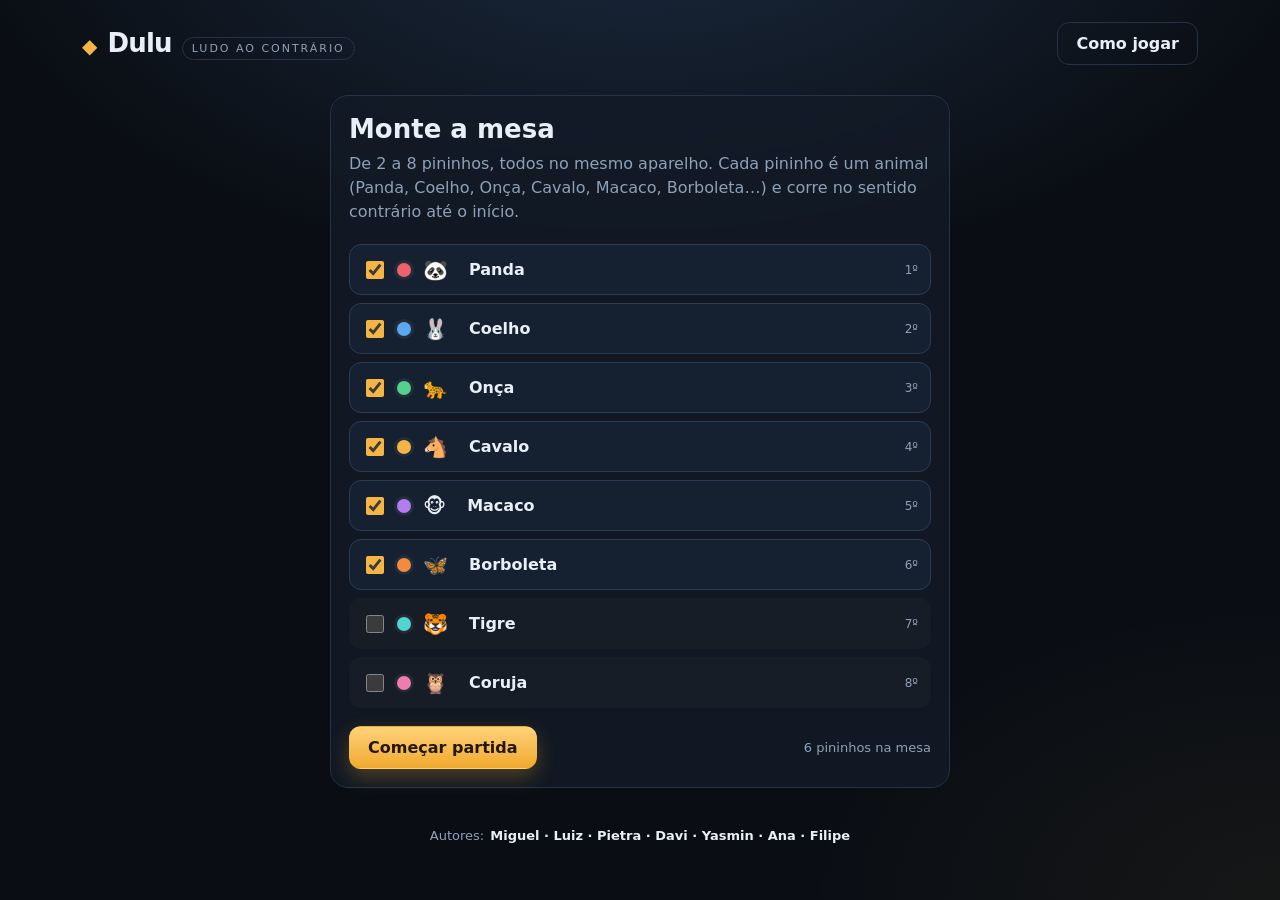
<file: index.html>
<!DOCTYPE html>
<html lang="pt-BR">
<head>
  <meta charset="UTF-8" />
  <meta name="viewport" content="width=device-width, initial-scale=1.0" />
  <title>Dulu — ludo ao contrário</title>
  <meta name="description" content="Dulu é um ludo ao contrário para até 8 jogadores: os pininhos voltam para o início e, ao se cruzarem, disputam charadas." />
  <meta name="theme-color" content="#0a0e14" />
  <link rel="icon" href="data:image/svg+xml,<svg xmlns='http://www.w3.org/2000/svg' viewBox='0 0 100 100'><text y='.9em' font-size='90'>◆</text></svg>" />
  <link rel="stylesheet" href="css/styles.css" />
</head>
<body>
  <div class="app">
    <header class="topbar">
      <a class="brand" href="./" aria-label="Dulu, página inicial">
        <span class="brand-mark" aria-hidden="true">◆</span>
        <span class="brand-name">Dulu</span>
        <span class="brand-tag">ludo ao contrário</span>
      </a>
      <nav class="topnav">
        <button class="btn ghost" id="btn-help" type="button">Como jogar</button>
      </nav>
    </header>

    <main>
      <section class="setup card" id="setup">
        <h2>Monte a mesa</h2>
        <p class="muted">De 2 a 8 pininhos, todos no mesmo aparelho. Cada pininho é um animal (Panda, Coelho, Onça, Cavalo, Macaco, Borboleta…) e corre no sentido contrário até o início.</p>
        <ul class="setup-list" id="setup-list"></ul>
        <div class="setup-actions">
          <button class="btn primary" id="btn-start" type="button">Começar partida</button>
          <span class="hint" id="setup-hint">6 pininhos na mesa</span>
        </div>
      </section>

      <section class="game hidden" id="game">
        <div class="board-area">
          <div class="board" id="board">
            <div class="board-ring" aria-hidden="true"></div>
            <div class="board-center">
              <span class="center-title">Dulu</span>
              <span class="center-sub">sentido contrário</span>
              <span class="center-arrow" aria-hidden="true">↺</span>
            </div>
          </div>
          <p class="board-note">↺ percurso no sentido contrário · largada na casa 1 · meta na casa 40</p>
        </div>

        <aside class="side">
          <div class="card turn">
            <span class="eyebrow">Vez de</span>
            <div class="turn-name" id="turn-name">—</div>
            <p class="turn-hint" id="turn-hint">Role o dado para andar no sentido contrário.</p>
            <button class="btn primary wide" id="btn-roll" type="button">Rolar dado</button>
          </div>

          <div class="card dice-card">
            <div class="dice" id="dice" role="img" aria-label="Dado"></div>
          </div>

          <div class="card">
            <h3>Pininhos</h3>
            <ol class="players" id="players-list"></ol>
          </div>

          <div class="card log-card">
            <h3>Diário</h3>
            <ol class="log" id="log" aria-live="polite"></ol>
          </div>

          <button class="btn ghost wide" id="btn-new" type="button">Nova partida</button>
        </aside>
      </section>
    </main>

    <footer class="footer">
      <span>Autores:</span>
      <strong>Miguel · Luiz · Pietra · Davi · Yasmin · Ana · Filipe</strong>
    </footer>
  </div>

  <dialog class="modal" id="riddle-dialog">
    <div class="modal-inner">
      <div class="modal-head">
        <span class="riddle-who" id="riddle-who">—</span>
        <span class="riddle-kind" id="riddle-kind">charada de encontro</span>
      </div>
      <p class="riddle-q" id="riddle-q"></p>
      <div class="timer"><div class="timer-bar" id="timer-bar"></div></div>
      <div class="options" id="riddle-options"></div>
      <p class="riddle-feedback" id="riddle-feedback" aria-live="assertive"></p>
    </div>
  </dialog>

  <dialog class="modal" id="help-dialog">
    <div class="modal-inner">
      <div class="modal-head">
        <h2>Como jogar</h2>
        <span class="riddle-kind">dulu</span>
      </div>
      <ol class="rules">
        <li><strong>Ludo ao contrário:</strong> cada pininho começa na casa 1, no fim da trilha, e corre no sentido anti-horário até a meta (casa 40).</li>
        <li><strong>2 a 8 jogadores</strong> no mesmo aparelho. Role o dado (1 a 6) na sua vez.</li>
        <li><strong>Encontro:</strong> se um pininho parar na casa de outro — ou passar por cima dele — os dois disputam uma charada.</li>
        <li><strong>Charada:</strong> quem provocou o encontro responde primeiro, depois o outro. Acertou, passa e fica na casa. Errou, volta 5 casas.</li>
        <li><strong>Vitória:</strong> quem alcançar ou ultrapassar a casa 40 primeiro vence o Dulu.</li>
      </ol>
      <p class="muted">Atalho: barra de espaço rola o dado.</p>
      <button class="btn primary wide" id="btn-help-close" type="button">Entendi</button>
    </div>
  </dialog>

  <dialog class="modal" id="win-dialog">
    <div class="modal-inner win">
      <div class="win-trophy" aria-hidden="true">★</div>
      <span class="eyebrow">chegou na meta</span>
      <h2 id="win-name">—</h2>
      <p class="muted" id="win-msg"></p>
      <button class="btn primary wide" id="btn-win-new" type="button">Jogar de novo</button>
    </div>
  </dialog>

  <script src="js/charadas.js"></script>
  <script src="js/game.js"></script>
</body>
</html>
</file>
<file: css/styles.css>
/* Dulu — ludo ao contrário */

:root {
  color-scheme: dark;
  --bg: #0a0e14;
  --surface: rgba(20, 28, 40, 0.78);
  --surface-solid: #141c28;
  --line: #253247;
  --line-strong: #3a4d69;
  --text: #e9eff7;
  --muted: #8fa1b8;
  --accent: #f5b544;
  --ok: #54d18a;
  --danger: #f0616d;
  --radius: 18px;
  --shadow: 0 18px 50px rgba(0, 0, 0, 0.45);
}

* {
  box-sizing: border-box;
}

html {
  -webkit-text-size-adjust: 100%;
}

body {
  margin: 0;
  min-height: 100vh;
  color: var(--text);
  font-family: system-ui, -apple-system, "Segoe UI", Roboto, "Helvetica Neue", sans-serif;
  background:
    radial-gradient(1100px 620px at 50% -12%, #1b2a3f 0%, rgba(10, 14, 20, 0) 62%),
    radial-gradient(800px 500px at 100% 100%, rgba(245, 181, 68, 0.05), transparent 60%),
    var(--bg);
  background-attachment: fixed;
}

.hidden {
  display: none !important;
}

.app {
  width: min(1180px, 100%);
  margin: 0 auto;
  padding: 22px clamp(14px, 3vw, 32px) 40px;
}

/* ---------- topo ---------- */

.topbar {
  display: flex;
  align-items: center;
  justify-content: space-between;
  gap: 16px;
  margin-bottom: 24px;
}

.brand {
  display: inline-flex;
  align-items: baseline;
  gap: 10px;
  color: inherit;
  text-decoration: none;
}

.brand-mark {
  color: var(--accent);
  font-size: 20px;
  transform: translateY(1px);
}

.brand-name {
  font-size: 26px;
  font-weight: 800;
  letter-spacing: -0.03em;
}

.brand-tag {
  font-size: 11px;
  text-transform: uppercase;
  letter-spacing: 0.18em;
  color: var(--muted);
  padding: 4px 9px;
  border: 1px solid var(--line);
  border-radius: 999px;
}

/* ---------- botões ---------- */

.btn {
  font: inherit;
  font-weight: 600;
  border-radius: 12px;
  border: 1px solid transparent;
  padding: 11px 18px;
  cursor: pointer;
  transition: transform 0.12s ease, background 0.15s ease, border-color 0.15s ease, opacity 0.15s ease;
}

.btn:active:not(:disabled) {
  transform: translateY(1px);
}

.btn:disabled {
  opacity: 0.45;
  cursor: not-allowed;
}

.btn.primary {
  background: linear-gradient(180deg, #ffd27a, #f0a92e);
  color: #241703;
  box-shadow: 0 8px 20px rgba(240, 169, 46, 0.28);
}

.btn.primary:hover:not(:disabled) {
  background: linear-gradient(180deg, #ffdd95, #f5b544);
}

.btn.ghost {
  background: transparent;
  border-color: var(--line);
  color: var(--text);
}

.btn.ghost:hover:not(:disabled) {
  border-color: var(--line-strong);
  background: rgba(255, 255, 255, 0.03);
}

.btn.wide {
  width: 100%;
}

:focus-visible {
  outline: 2px solid var(--accent);
  outline-offset: 2px;
}

/* ---------- cartões ---------- */

.card {
  background: var(--surface);
  border: 1px solid var(--line);
  border-radius: var(--radius);
  padding: 18px;
  backdrop-filter: blur(8px);
}

.card h3 {
  margin: 0 0 12px;
  font-size: 12px;
  text-transform: uppercase;
  letter-spacing: 0.16em;
  color: var(--muted);
}

.muted {
  color: var(--muted);
}

/* ---------- configuração ---------- */

.setup {
  width: min(620px, 100%);
  margin: 30px auto 0;
}

.setup h2 {
  margin: 0 0 8px;
  font-size: clamp(22px, 4vw, 26px);
}

.setup > .muted {
  margin: 0 0 20px;
  line-height: 1.5;
}

.setup-list {
  list-style: none;
  margin: 0 0 18px;
  padding: 0;
  display: grid;
  gap: 8px;
}

.setup-row {
  display: grid;
  grid-template-columns: auto auto minmax(0, 1fr) auto;
  align-items: center;
  gap: 12px;
  padding: 8px 12px;
  border-radius: 12px;
  border: 1px solid transparent;
  background: rgba(255, 255, 255, 0.02);
  transition: border-color 0.15s ease, background 0.15s ease;
}

.setup-row:has(input[type="checkbox"]:checked) {
  border-color: #2b3c55;
  background: rgba(90, 169, 240, 0.06);
}

.check {
  display: inline-flex;
  align-items: center;
  gap: 10px;
  cursor: pointer;
}

.check input {
  width: 18px;
  height: 18px;
  accent-color: var(--accent);
  cursor: pointer;
}

.swatch {
  width: 14px;
  height: 14px;
  border-radius: 50%;
  background: var(--c);
  box-shadow: 0 0 0 3px rgba(255, 255, 255, 0.06);
}

.setup-emoji {
  font-size: 20px;
  line-height: 1;
}

.name-input {
  width: 100%;
  padding: 6px 8px;
  border: 1px solid transparent;
  border-radius: 8px;
  background: transparent;
  color: var(--text);
  font: inherit;
  font-weight: 600;
}

.name-input:focus {
  outline: none;
  border-color: var(--line-strong);
  background: rgba(0, 0, 0, 0.25);
}

.pos-num {
  font-size: 12px;
  color: var(--muted);
}

.setup-actions {
  display: flex;
  align-items: center;
  justify-content: space-between;
  gap: 12px;
  flex-wrap: wrap;
}

.hint {
  font-size: 13px;
  color: var(--muted);
}

/* ---------- mesa ---------- */

.game {
  display: grid;
  grid-template-columns: minmax(0, 1fr) 330px;
  gap: 22px;
  align-items: start;
}

.board-area {
  display: flex;
  flex-direction: column;
  align-items: center;
  gap: 12px;
}

.board {
  position: relative;
  width: 100%;
  max-width: 660px;
  aspect-ratio: 1 / 1;
  container-type: size;
}

.board-ring {
  position: absolute;
  inset: 2.5%;
  border-radius: 50%;
  border: 1px dashed rgba(255, 255, 255, 0.09);
  box-shadow: inset 0 0 90px rgba(0, 0, 0, 0.45);
}

.board-ring::after {
  content: "";
  position: absolute;
  inset: 12%;
  border-radius: 50%;
  border: 1px solid rgba(255, 255, 255, 0.04);
}

.board-center {
  position: absolute;
  left: 50%;
  top: 50%;
  transform: translate(-50%, -50%);
  width: 34%;
  aspect-ratio: 1 / 1;
  border-radius: 50%;
  display: flex;
  flex-direction: column;
  align-items: center;
  justify-content: center;
  gap: 2px;
  text-align: center;
  background: radial-gradient(circle at 50% 32%, rgba(245, 181, 68, 0.18), rgba(20, 28, 40, 0.92) 70%);
  border: 1px solid var(--line);
  box-shadow: inset 0 0 40px rgba(0, 0, 0, 0.55), 0 0 70px rgba(245, 181, 68, 0.07);
  z-index: 1;
}

.center-title {
  font-size: clamp(20px, 5.4cqw, 40px);
  font-weight: 800;
  letter-spacing: -0.03em;
  line-height: 1;
}

.center-sub {
  font-size: clamp(7px, 1.55cqw, 11px);
  text-transform: uppercase;
  letter-spacing: 0.2em;
  color: var(--muted);
}

.center-arrow {
  font-size: clamp(13px, 2.8cqw, 22px);
  line-height: 1;
  color: var(--accent);
}

.cell {
  position: absolute;
  width: 6.4%;
  height: 6.4%;
  transform: translate(-50%, -50%);
  display: grid;
  place-items: center;
  border-radius: 50%;
  border: 1px solid rgba(255, 255, 255, 0.07);
  background: rgba(255, 255, 255, 0.035);
  color: var(--muted);
  font-size: clamp(7px, 1.95cqw, 13px);
  font-weight: 600;
  font-variant-numeric: tabular-nums;
  user-select: none;
}

.cell.is-start {
  border-color: rgba(84, 209, 138, 0.55);
  background: rgba(84, 209, 138, 0.08);
  color: var(--ok);
}

.cell.is-goal {
  border-color: transparent;
  background: linear-gradient(180deg, #ffd27a, #e59a1f);
  color: #2a1a02;
  font-size: clamp(9px, 2.6cqw, 16px);
  box-shadow: 0 0 0 4px rgba(245, 181, 68, 0.12), 0 0 26px rgba(245, 181, 68, 0.35);
}

.pin {
  position: absolute;
  width: 3%;
  height: 3%;
  transform: translate(-50%, -50%);
  display: grid;
  place-items: center;
  border-radius: 50%;
  border: 1px solid rgba(0, 0, 0, 0.5);
  background: var(--c);
  color: #0a0e14;
  font-size: clamp(7px, 1.7cqw, 14px);
  font-weight: 800;
  line-height: 1;
  box-shadow: 0 0 0 1.5px rgba(255, 255, 255, 0.22), 0 3px 8px rgba(0, 0, 0, 0.5);
  transition: left 0.16s ease, top 0.16s ease;
  z-index: 3;
}

.pin.is-current {
  box-shadow: 0 0 0 3px rgba(255, 255, 255, 0.7), 0 3px 12px rgba(0, 0, 0, 0.55);
  z-index: 12;
}

.pin.is-compact {
  width: 2.5%;
  height: 2.5%;
  font-size: clamp(6px, 1.4cqw, 11px);
}

.board-note {
  margin: 0;
  font-size: 12px;
  color: var(--muted);
  text-align: center;
}

/* ---------- painel lateral ---------- */

.side {
  display: flex;
  flex-direction: column;
  gap: 14px;
}

.turn {
  background: linear-gradient(180deg, rgba(245, 181, 68, 0.09), var(--surface));
  border-color: rgba(245, 181, 68, 0.22);
}

.eyebrow {
  font-size: 11px;
  text-transform: uppercase;
  letter-spacing: 0.2em;
  color: var(--muted);
}

.turn-name {
  margin: 6px 0 2px;
  font-size: clamp(22px, 3vw, 27px);
  font-weight: 800;
  letter-spacing: -0.02em;
  color: var(--c, var(--text));
}

.turn-hint {
  margin: 0 0 14px;
  min-height: 36px;
  font-size: 13px;
  line-height: 1.4;
  color: var(--muted);
}

.dice-card {
  display: grid;
  place-items: center;
  padding: 14px;
}

.dice {
  position: relative;
  display: grid;
  grid-template-columns: repeat(3, 1fr);
  grid-template-rows: repeat(3, 1fr);
  gap: 5px;
  width: 82px;
  height: 82px;
  padding: 11px;
  border-radius: 18px;
  background: linear-gradient(180deg, #f8fbff, #dbe4f0);
  box-shadow: 0 12px 26px rgba(0, 0, 0, 0.5), inset 0 -4px 10px rgba(0, 0, 0, 0.12);
  transition: transform 0.15s ease;
}

.dice.rolling {
  animation: dice-shake 0.32s ease-in-out infinite;
}

@keyframes dice-shake {
  0%, 100% { transform: rotate(-5deg); }
  50% { transform: rotate(5deg); }
}

.pip {
  border-radius: 50%;
  background: transparent;
  transition: background 0.06s linear;
}

.pip.on {
  background: #16202e;
}

.dice-mark {
  position: absolute;
  inset: 0;
  display: grid;
  place-items: center;
  color: #8fa1b8;
  font-size: 26px;
  font-weight: 800;
}

.players {
  list-style: none;
  margin: 0;
  padding: 0;
  display: grid;
  gap: 5px;
  max-height: 360px;
  overflow: auto;
}

.player {
  display: grid;
  grid-template-columns: auto minmax(0, 1fr) auto;
  align-items: center;
  gap: 10px;
  padding: 7px 10px;
  border-radius: 10px;
  border: 1px solid transparent;
  font-size: 14px;
}

.player.is-turn {
  border-color: rgba(245, 181, 68, 0.32);
  background: rgba(245, 181, 68, 0.1);
}

.chip {
  display: grid;
  place-items: center;
  width: 24px;
  height: 24px;
  border-radius: 50%;
  background: var(--c);
  color: #0a0e14;
  font-size: 14px;
  font-weight: 800;
}

.pname {
  overflow: hidden;
  text-overflow: ellipsis;
  white-space: nowrap;
}

.ppos {
  font-size: 12px;
  color: var(--muted);
  font-variant-numeric: tabular-nums;
}

.log {
  list-style: none;
  margin: 0;
  padding: 0;
  display: flex;
  flex-direction: column;
  gap: 6px;
  max-height: 210px;
  overflow: auto;
  font-size: 13px;
  line-height: 1.4;
  color: #b9c8da;
}

.log li {
  display: flex;
  align-items: flex-start;
  gap: 8px;
}

.log-dot {
  flex: none;
  width: 8px;
  height: 8px;
  margin-top: 5px;
  border-radius: 50%;
  background: var(--c);
}

.log li.evento {
  color: var(--accent);
}

.log li.sistema {
  color: var(--muted);
}

/* ---------- rodapé ---------- */

.footer {
  display: flex;
  flex-wrap: wrap;
  justify-content: center;
  gap: 6px;
  margin-top: 40px;
  font-size: 13px;
  color: var(--muted);
}

.footer strong {
  color: var(--text);
  font-weight: 600;
}

/* ---------- janelas ---------- */

dialog.modal {
  width: min(560px, 92vw);
  max-width: none;
  padding: 0;
  border: none;
  background: transparent;
  color: var(--text);
}

dialog.modal::backdrop {
  background: rgba(4, 7, 11, 0.74);
  backdrop-filter: blur(4px);
}

.modal-inner {
  padding: clamp(20px, 4vw, 28px);
  border: 1px solid var(--line);
  border-radius: 22px;
  background: linear-gradient(180deg, #16202e, #101722);
  box-shadow: var(--shadow);
}

.modal-head {
  display: flex;
  flex-wrap: wrap;
  align-items: center;
  justify-content: space-between;
  gap: 12px;
  margin-bottom: 16px;
}

.modal-head h2 {
  margin: 0;
  font-size: 22px;
}

.riddle-who {
  padding: 6px 13px;
  border-radius: 999px;
  border: 1px solid currentColor;
  background: color-mix(in srgb, var(--c, var(--accent)) 15%, transparent);
  color: var(--c, var(--accent));
  font-size: 14px;
  font-weight: 800;
}

.riddle-kind {
  font-size: 11px;
  text-transform: uppercase;
  letter-spacing: 0.18em;
  color: var(--muted);
}

.riddle-q {
  margin: 0 0 18px;
  font-size: clamp(18px, 2.6vw, 22px);
  font-weight: 700;
  line-height: 1.4;
}

.timer {
  height: 6px;
  margin-bottom: 18px;
  border-radius: 999px;
  background: rgba(255, 255, 255, 0.08);
  overflow: hidden;
}

.timer-bar {
  width: 100%;
  height: 100%;
  border-radius: inherit;
  background: linear-gradient(90deg, var(--ok), var(--accent), var(--danger));
}

.options {
  display: grid;
  gap: 10px;
}

.option {
  display: flex;
  align-items: center;
  gap: 12px;
  width: 100%;
  padding: 13px 16px;
  border: 1px solid var(--line);
  border-radius: 14px;
  background: rgba(255, 255, 255, 0.025);
  color: var(--text);
  font: inherit;
  text-align: left;
  cursor: pointer;
  transition: border-color 0.15s ease, background 0.15s ease, transform 0.1s ease;
}

.option:hover:not(:disabled) {
  border-color: #465f80;
  background: rgba(255, 255, 255, 0.05);
}

.option:active:not(:disabled) {
  transform: translateY(1px);
}

.option:disabled {
  cursor: default;
}

.option .key {
  flex: none;
  display: grid;
  place-items: center;
  width: 26px;
  height: 26px;
  border-radius: 8px;
  background: rgba(255, 255, 255, 0.07);
  color: var(--muted);
  font-size: 12px;
  font-weight: 700;
}

.option.correct {
  border-color: var(--ok);
  background: rgba(84, 209, 138, 0.14);
}

.option.correct .key {
  background: var(--ok);
  color: #04140b;
}

.option.wrong {
  border-color: var(--danger);
  background: rgba(240, 97, 109, 0.12);
}

.option.wrong .key {
  background: var(--danger);
  color: #1c0306;
}

.riddle-feedback {
  min-height: 20px;
  margin: 16px 0 0;
  font-size: 14px;
  font-weight: 600;
}

.riddle-feedback.ok {
  color: var(--ok);
}

.riddle-feedback.err {
  color: var(--danger);
}

.rules {
  display: grid;
  gap: 10px;
  margin: 0 0 16px;
  padding-left: 22px;
  font-size: 14px;
  line-height: 1.5;
  color: #c6d3e3;
}

.rules strong {
  color: var(--text);
}

.win {
  text-align: center;
}

.win-trophy {
  margin-bottom: 8px;
  font-size: 44px;
  line-height: 1;
  color: var(--accent);
  text-shadow: 0 0 26px rgba(245, 181, 68, 0.5);
}

.win h2 {
  margin: 4px 0 6px;
  font-size: clamp(26px, 5vw, 34px);
  color: var(--accent);
}

.win .muted {
  margin: 0 0 20px;
  font-size: 14px;
  line-height: 1.5;
}

/* ---------- responsivo ---------- */

@media (max-width: 980px) {
  .game {
    grid-template-columns: 1fr;
  }

  .side {
    display: grid;
    grid-template-columns: repeat(2, minmax(0, 1fr));
    align-items: start;
  }

  .side .turn,
  .side .log-card,
  .side > .btn {
    grid-column: 1 / -1;
  }

  .dice-card {
    min-height: 100%;
  }
}

@media (max-width: 600px) {
  .side {
    grid-template-columns: 1fr;
  }

  .brand-tag {
    display: none;
  }

  .board {
    max-width: 100%;
  }

  .board-note {
    font-size: 11px;
  }

  .players {
    max-height: 220px;
  }
}

@media (prefers-reduced-motion: reduce) {
  *,
  *::before,
  *::after {
    animation-duration: 0.001ms !important;
    animation-iteration-count: 1 !important;
    transition-duration: 0.001ms !important;
  }
}
</file>
